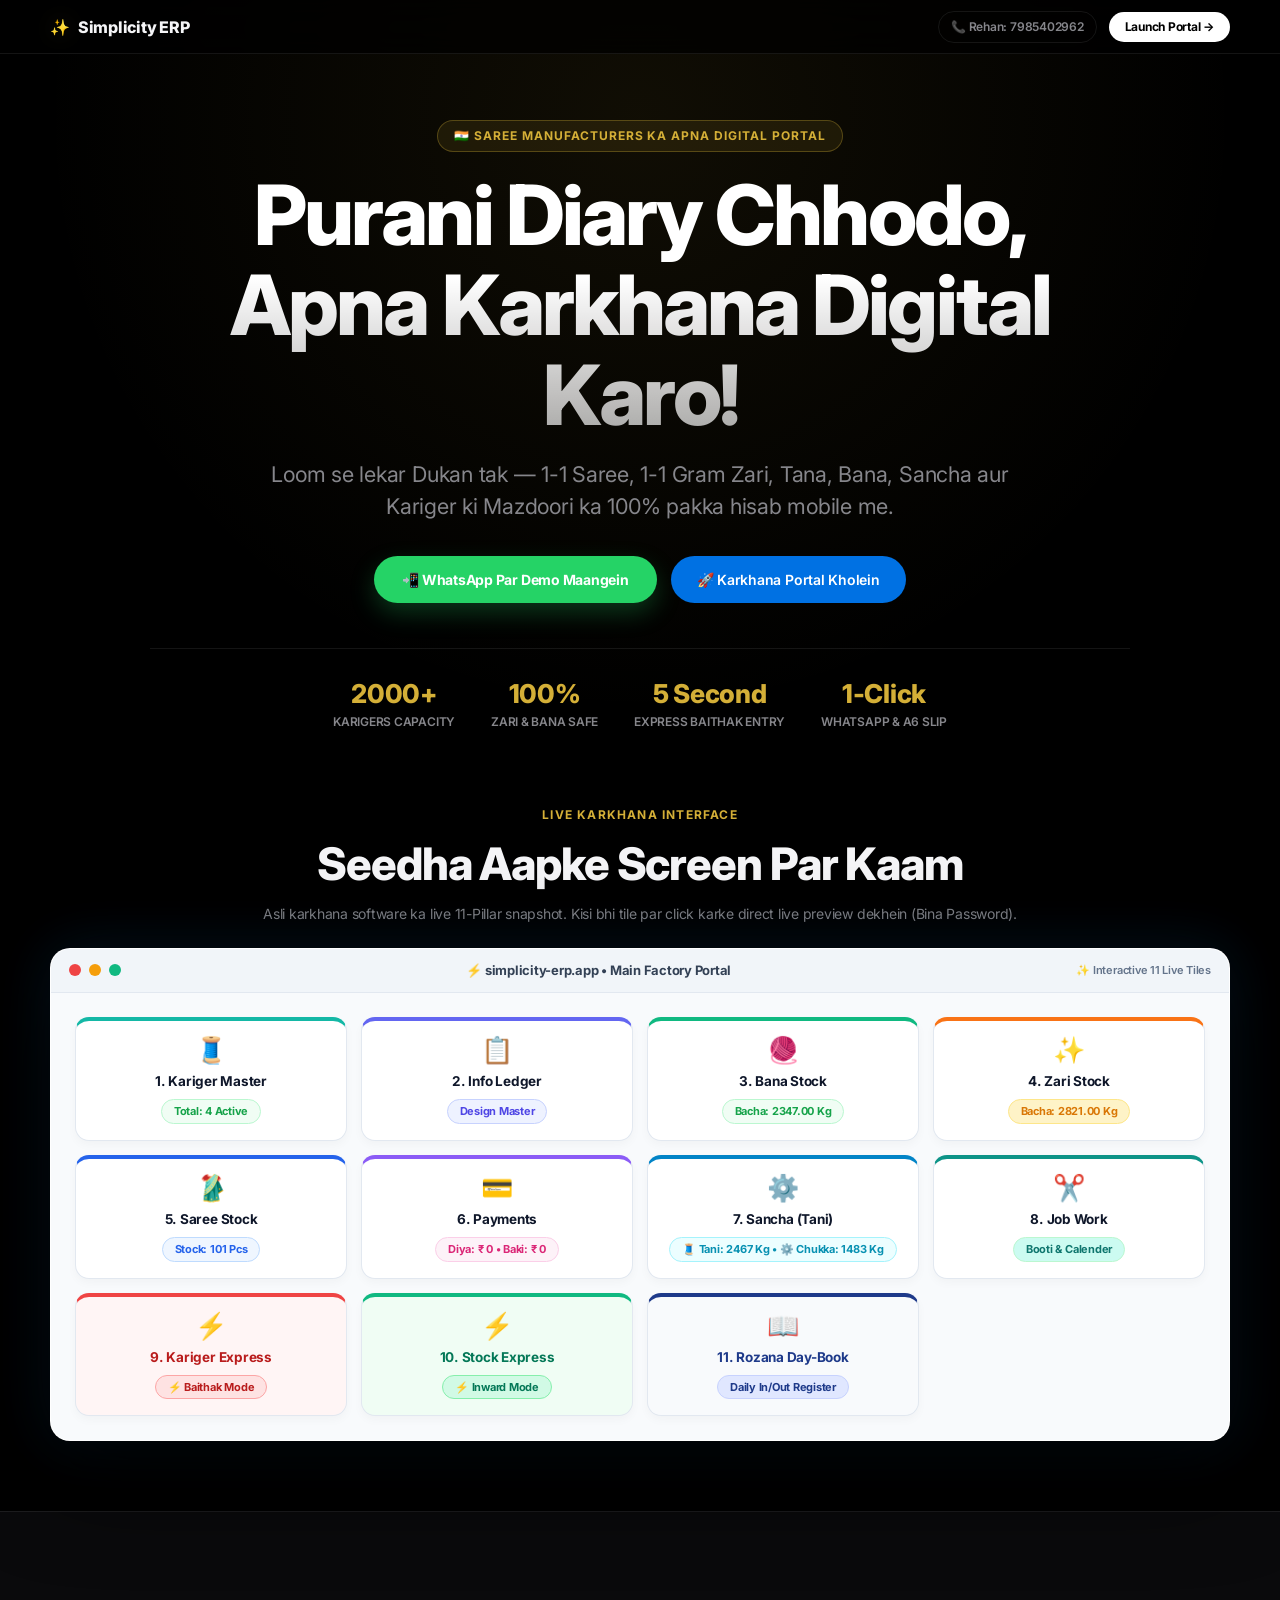
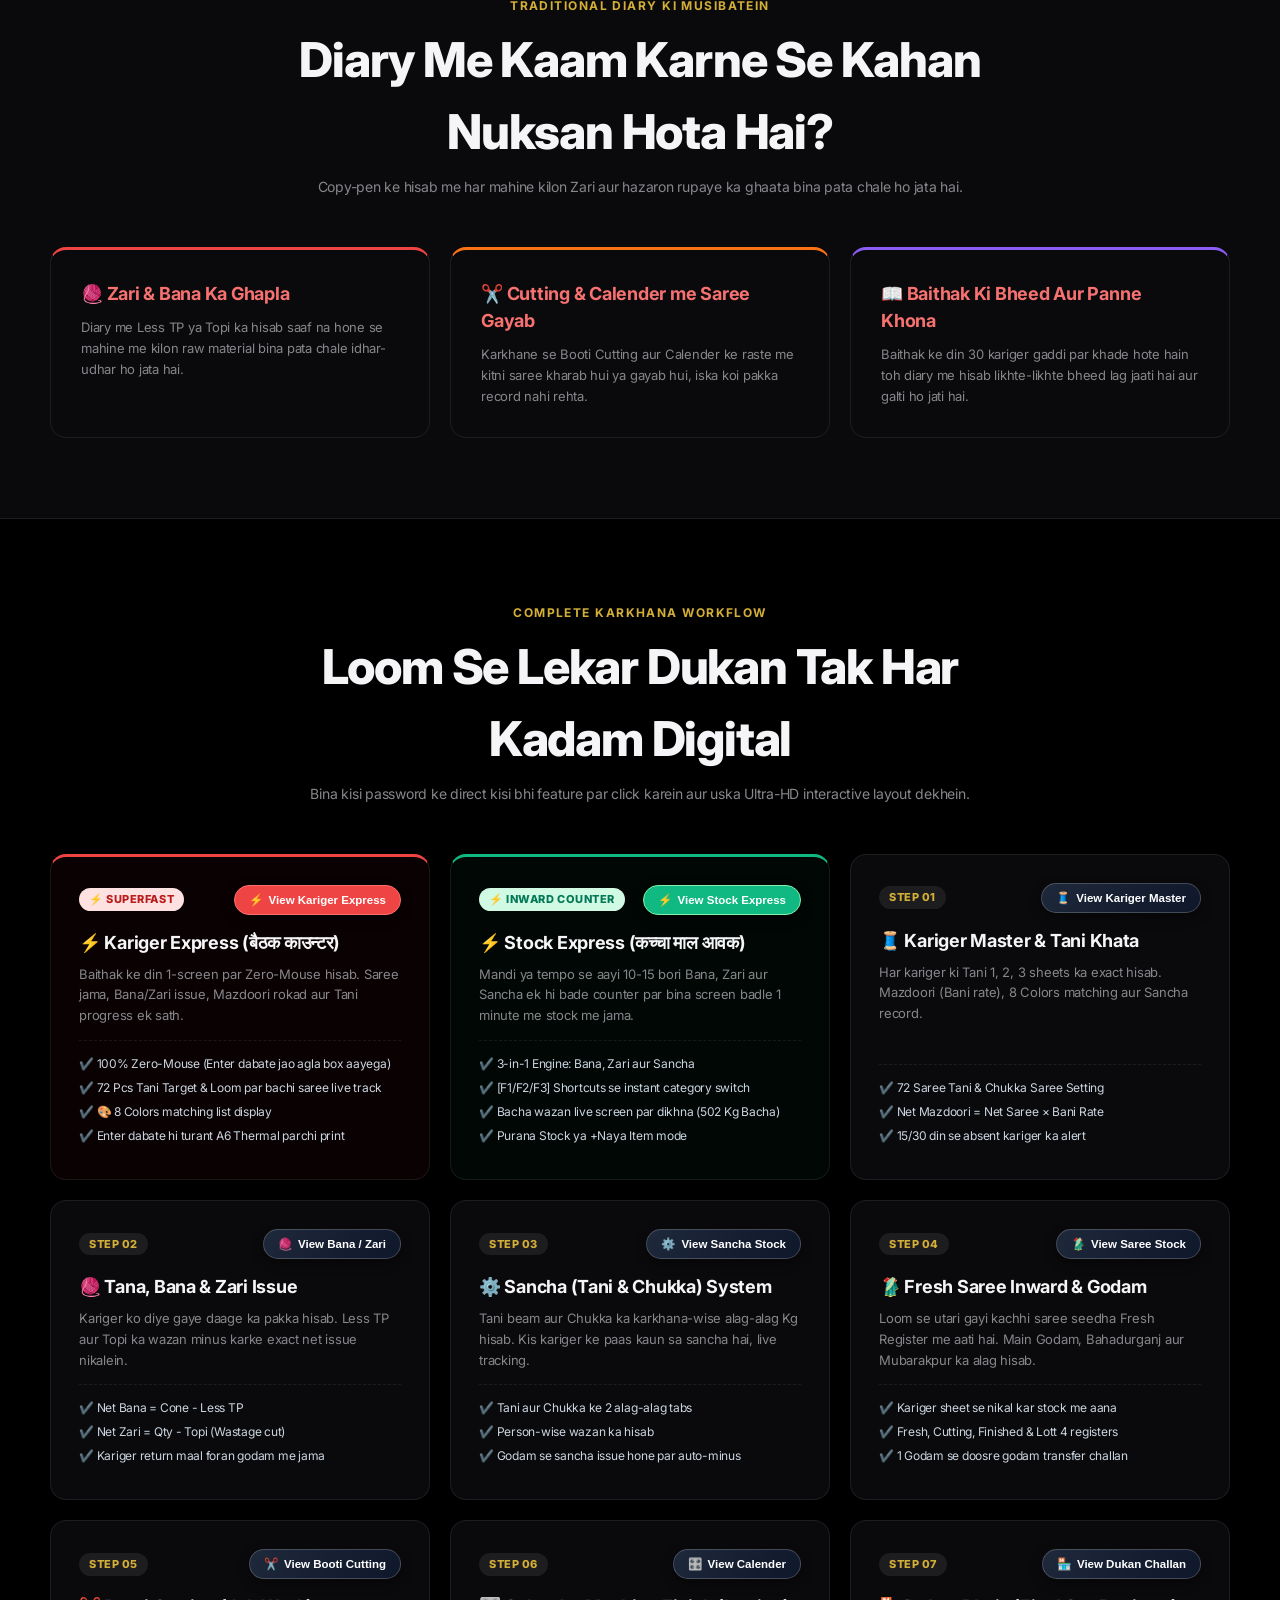
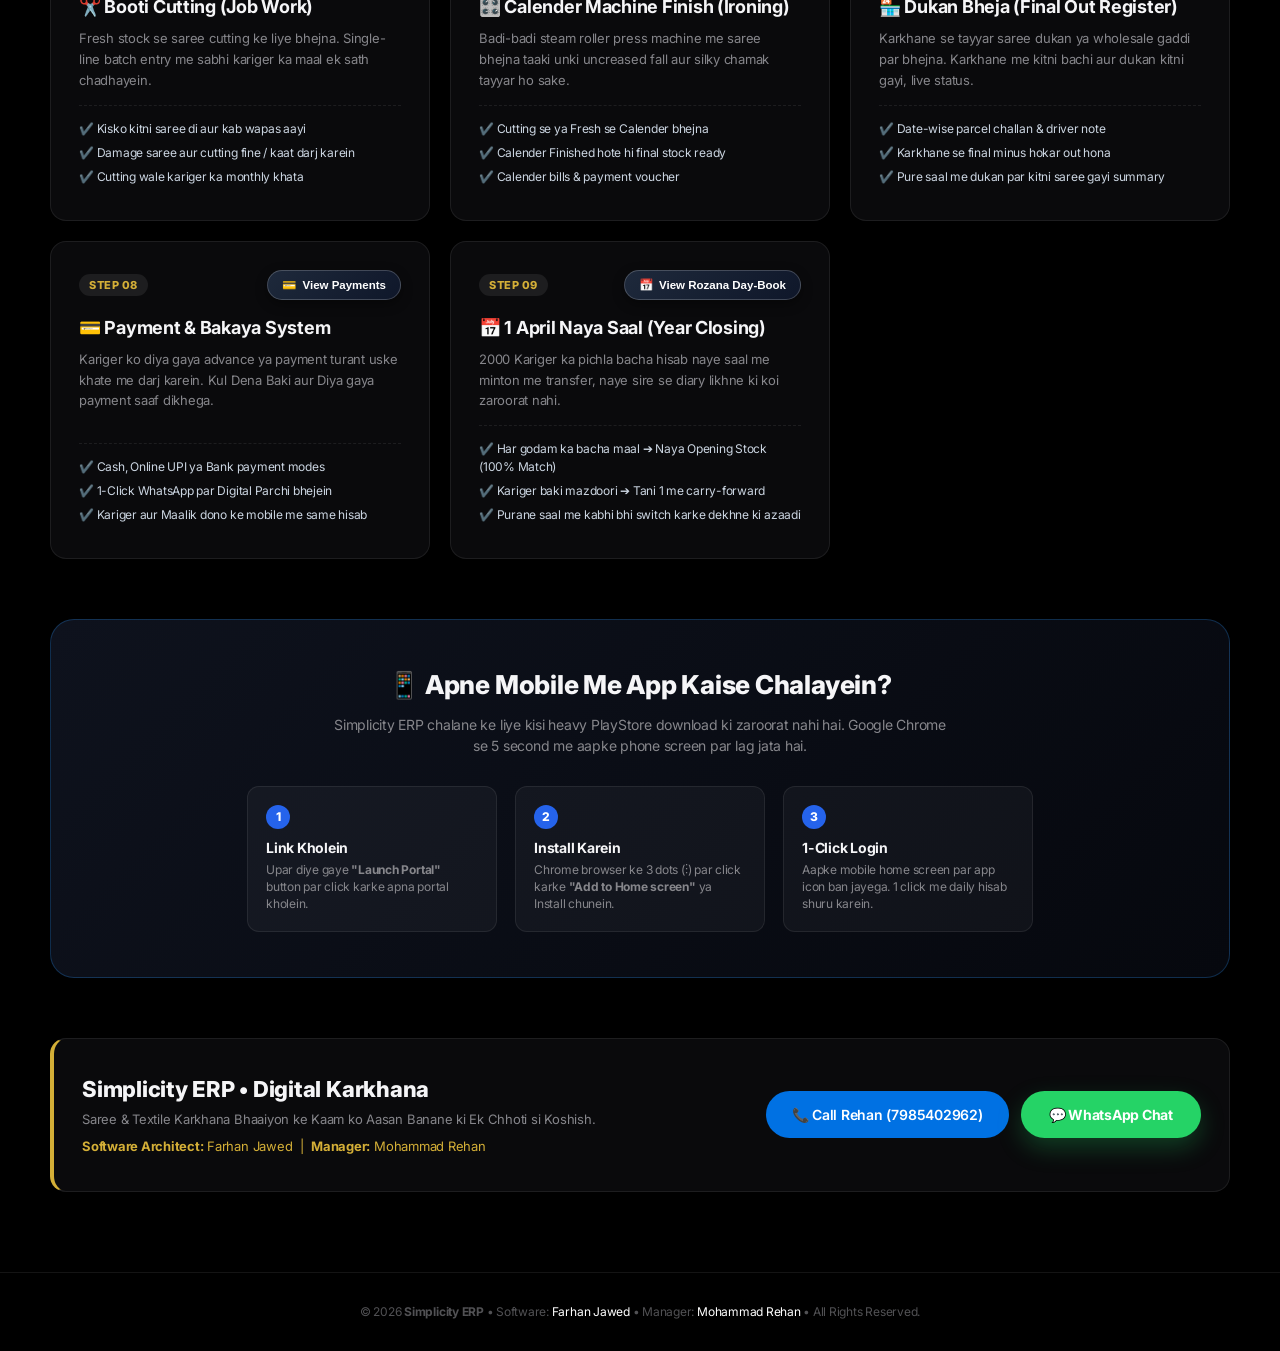
<file: landing.html>
<!DOCTYPE html>
<html lang="hi">
<head>
    <meta charset="UTF-8">
    <meta name="viewport" content="width=device-width, initial-scale=1.0, viewport-fit=cover">
    
    <!-- 🔍 SEO & SOCIAL LINK PREVIEW -->
    <title>Simplicity ERP • Saree Manufacturer Karkhana Portal</title>
    <meta name="description" content="Purani Diary Chhodo, Karkhana Digital Karo! Kariger Express, Stock Express, Tana, Bana, Zari, Sancha, Tani Khata, Booti Cutting aur Dukan ka 100% pakka hisab.">
    <meta name="theme-color" content="#000000">

    <!-- Fonts: Apple System & Inter -->
    <link rel="preconnect" href="https://fonts.googleapis.com">
    <link rel="preconnect" href="https://fonts.gstatic.com" crossorigin>
    <link href="https://fonts.googleapis.com/css2?family=Inter:wght@300;400;500;600;700;800;900&display=swap" rel="stylesheet">

    <style>
        /* ====================================================================
           1. APPLE LUXURY DARK DESIGN SYSTEM
           ==================================================================== */
        :root {
            --bg-canvas: #000000;
            --bg-surface: #0a0a0c;
            --bg-elevated: #121216;
            --border-subtle: rgba(255, 255, 255, 0.08);
            --border-highlight: rgba(255, 255, 255, 0.2);
            
            --text-primary: #f5f5f7;
            --text-secondary: #86868b;
            --text-tertiary: #515154;
            --accent-gold: #d4af37;
            --accent-gold-glow: rgba(212, 175, 55, 0.2);
            --accent-blue: #2997ff;
            --accent-green: #25D366;
            --accent-red: #ef4444;

            --ease-apple: cubic-bezier(0.16, 1, 0.3, 1);
            --radius-outer: 24px;
            --radius-inner: 16px;
        }

        * {
            margin: 0;
            padding: 0;
            box-sizing: border-box;
            -webkit-font-smoothing: antialiased;
        }

        body {
            background-color: var(--bg-canvas);
            color: var(--text-primary);
            font-family: 'Inter', -apple-system, BlinkMacSystemFont, "SF Pro Display", sans-serif;
            overflow-x: hidden;
            line-height: 1.5;
            letter-spacing: -0.015em;
        }

        /* ====================================================================
           2. FROSTED GLASS NAVBAR (GLASSMORPHISM)
           ==================================================================== */
        .glass-nav {
            position: fixed;
            top: 0;
            left: 0;
            width: 100%;
            height: 54px;
            background: rgba(0, 0, 0, 0.75);
            backdrop-filter: saturate(180%) blur(20px);
            -webkit-backdrop-filter: saturate(180%) blur(20px);
            border-bottom: 1px solid var(--border-subtle);
            z-index: 1000;
            display: flex;
            align-items: center;
            justify-content: space-between;
            padding: 0 max(20px, calc((100vw - 1180px) / 2));
        }

        .nav-brand {
            display: flex;
            align-items: center;
            gap: 8px;
            color: var(--text-primary);
            text-decoration: none;
            font-weight: 800;
            font-size: 16px;
        }

        .nav-brand span {
            color: var(--accent-gold);
            filter: drop-shadow(0 0 10px var(--accent-gold-glow));
        }

        .nav-actions {
            display: flex;
            align-items: center;
            gap: 12px;
        }

        .btn-nav-call {
            color: var(--text-secondary);
            text-decoration: none;
            font-size: 12px;
            font-weight: 600;
            padding: 6px 12px;
            border-radius: 20px;
            border: 1px solid var(--border-subtle);
            transition: all 0.2s;
        }
        .btn-nav-call:hover {
            color: var(--text-primary);
            border-color: var(--border-highlight);
        }

        .btn-nav-launch {
            background: #ffffff;
            color: #000000;
            padding: 6px 16px;
            border-radius: 20px;
            text-decoration: none;
            font-size: 12px;
            font-weight: 700;
            transition: transform 0.2s;
        }
        .btn-nav-launch:hover {
            transform: scale(1.03);
        }

        /* ====================================================================
           3. HERO STAGE
           ==================================================================== */
        .hero-stage {
            padding-top: 120px;
            padding-bottom: 50px;
            text-align: center;
            background: radial-gradient(circle at 50% 15%, rgba(212, 175, 55, 0.08) 0%, rgba(0,0,0,0) 65%);
        }

        .badge-pill {
            background: rgba(212, 175, 55, 0.1);
            color: var(--accent-gold);
            border: 1px solid rgba(212, 175, 55, 0.3);
            padding: 6px 16px;
            border-radius: 30px;
            font-size: 12px;
            font-weight: 700;
            display: inline-block;
            margin-bottom: 18px;
            letter-spacing: 0.08em;
            text-transform: uppercase;
        }

        .hero-headline {
            font-size: clamp(2.5rem, 6.5vw, 5.2rem);
            font-weight: 800;
            line-height: 1.08;
            letter-spacing: -0.035em;
            max-width: 980px;
            margin: 0 auto 18px;
            background: linear-gradient(180deg, #ffffff 40%, rgba(255, 255, 255, 0.65) 100%);
            -webkit-background-clip: text;
            -webkit-text-fill-color: transparent;
        }

        .hero-subhead {
            font-size: clamp(1.05rem, 2vw, 1.35rem);
            color: var(--text-secondary);
            max-width: 760px;
            margin: 0 auto 34px;
            line-height: 1.5;
            font-weight: 400;
        }

        .hero-cta-group {
            display: flex;
            justify-content: center;
            gap: 14px;
            flex-wrap: wrap;
            margin-bottom: 45px;
        }

        .btn-apple-green {
            background: var(--accent-green);
            color: white;
            padding: 13px 28px;
            border-radius: 980px;
            text-decoration: none;
            font-size: 14px;
            font-weight: 700;
            display: inline-flex;
            align-items: center;
            gap: 8px;
            box-shadow: 0 10px 25px rgba(37, 211, 102, 0.25);
            transition: all 0.2s;
            cursor: pointer;
            border: none;
        }
        .btn-apple-green:hover { transform: scale(1.02); background: #20ba57; }

        .btn-apple-blue {
            background: #0071e3;
            color: white;
            padding: 13px 26px;
            border-radius: 980px;
            text-decoration: none;
            font-size: 14px;
            font-weight: 600;
            display: inline-flex;
            align-items: center;
            gap: 8px;
            transition: all 0.2s;
            cursor: pointer;
            border: none;
        }
        .btn-apple-blue:hover { transform: scale(1.02); background: #0077ed; }

        .stats-ribbon {
            display: flex;
            justify-content: center;
            gap: 36px;
            flex-wrap: wrap;
            margin-top: 25px;
            padding-top: 25px;
            border-top: 1px solid var(--border-subtle);
            max-width: 980px;
            margin-left: auto;
            margin-right: auto;
        }

        .stat-item h4 { font-size: 26px; font-weight: 800; color: var(--accent-gold); }
        .stat-item p { font-size: 12px; color: var(--text-secondary); text-transform: uppercase; font-weight: 600; }

        /* ====================================================================
           4. ULTRA HD DASHBOARD SHOWCASE (11 MODULE TILES)
           ==================================================================== */
        .portal-preview-section {
            padding: 20px max(20px, calc((100vw - 1180px) / 2)) 70px;
        }

        .portal-window {
            background: #ffffff;
            border-radius: 20px;
            border: 1px solid rgba(255, 255, 255, 0.2);
            box-shadow: 0 30px 100px rgba(0, 0, 0, 0.9), 0 0 60px rgba(41, 151, 255, 0.15);
            overflow: hidden;
            position: relative;
            cursor: zoom-in;
            transition: transform 0.4s var(--ease-apple), box-shadow 0.4s var(--ease-apple);
        }

        .portal-window:hover {
            transform: translateY(-5px);
            box-shadow: 0 40px 120px rgba(0, 0, 0, 0.95), 0 0 80px rgba(41, 151, 255, 0.25);
        }

        .window-bar {
            background: #f1f5f9;
            padding: 12px 18px;
            display: flex;
            align-items: center;
            justify-content: space-between;
            border-bottom: 1px solid #e2e8f0;
        }

        .window-dots {
            display: flex;
            gap: 8px;
        }

        .window-dot {
            width: 12px;
            height: 12px;
            border-radius: 50%;
        }

        .window-title {
            font-size: 13px;
            font-weight: 700;
            color: #334155;
            display: flex;
            align-items: center;
            gap: 8px;
        }

        .portal-body {
            padding: 24px;
            background: #f8fafc;
            color: #1e293b;
        }

        .erp-tiles-grid {
            display: grid;
            grid-template-columns: repeat(auto-fit, minmax(220px, 1fr));
            gap: 14px;
        }

        @media (max-width: 600px) {
            .erp-tiles-grid { grid-template-columns: 1fr; }
        }

        .erp-tile {
            background: #ffffff;
            border: 1px solid #e2e8f0;
            border-radius: 14px;
            padding: 16px 14px;
            text-align: center;
            display: flex;
            flex-direction: column;
            align-items: center;
            justify-content: center;
            gap: 6px;
            box-shadow: 0 4px 10px rgba(0, 0, 0, 0.03);
            position: relative;
            border-top: 4px solid #0284c7;
            cursor: pointer;
            transition: transform 0.2s, box-shadow 0.2s;
        }

        .erp-tile:hover {
            transform: translateY(-3px);
            box-shadow: 0 8px 20px rgba(0,0,0,0.08);
        }

        .erp-tile .icon-box {
            font-size: 26px;
            line-height: 1;
            margin-bottom: 2px;
        }

        .erp-tile .tile-title {
            font-size: 13.5px;
            font-weight: 700;
            color: #0f172a;
        }

        .erp-tile .tile-badge {
            font-size: 11px;
            font-weight: 700;
            padding: 3px 12px;
            border-radius: 20px;
            background: #f0fdf4;
            color: #16a34a;
            border: 1px solid #bbf7d0;
            margin-top: 2px;
        }

        /* ====================================================================
           5. PROBLEMS SOLVED
           ==================================================================== */
        .section-container {
            padding: 80px max(20px, calc((100vw - 1180px) / 2));
        }

        .section-title-box {
            text-align: center;
            max-width: 720px;
            margin: 0 auto 50px;
        }

        .section-title-box span {
            color: var(--accent-gold);
            font-size: 12px;
            font-weight: 700;
            text-transform: uppercase;
            letter-spacing: 0.12em;
        }

        .section-title-box h3 {
            font-size: clamp(2rem, 4vw, 3rem);
            font-weight: 800;
            margin-top: 8px;
            letter-spacing: -0.025em;
        }

        .section-title-box p {
            color: var(--text-secondary);
            font-size: 14px;
            margin-top: 8px;
        }

        .problem-trio-grid {
            display: grid;
            grid-template-columns: repeat(3, 1fr);
            gap: 20px;
        }

        @media (max-width: 850px) { .problem-trio-grid { grid-template-columns: 1fr; } }

        .problem-card {
            background: var(--bg-surface);
            border: 1px solid var(--border-subtle);
            border-radius: var(--radius-inner);
            padding: 30px;
            border-top: 3px solid #ef4444;
        }

        .problem-card h4 { font-size: 18px; font-weight: 700; color: #f87171; margin-bottom: 10px; }
        .problem-card p { font-size: 13px; color: var(--text-secondary); line-height: 1.6; }

        /* ====================================================================
           6. WORKFLOW & FAST INTERACTIVE APP BUTTONS
           ==================================================================== */
        .workflow-grid {
            display: grid;
            grid-template-columns: repeat(3, 1fr);
            gap: 20px;
        }

        @media (max-width: 980px) { .workflow-grid { grid-template-columns: repeat(2, 1fr); } }
        @media (max-width: 640px) { .workflow-grid { grid-template-columns: 1fr; } }

        .step-module-card {
            background: var(--bg-surface);
            border: 1px solid var(--border-subtle);
            border-radius: var(--radius-inner);
            padding: 28px;
            display: flex;
            flex-direction: column;
            justify-content: space-between;
            position: relative;
            transition: all 0.25s ease;
        }

        .step-module-card:hover {
            border-color: var(--border-highlight);
            transform: translateY(-4px);
            background: var(--bg-elevated);
        }

        .card-top-row {
            display: flex;
            justify-content: space-between;
            align-items: center;
            margin-bottom: 14px;
        }

        .step-num {
            font-size: 11px;
            font-weight: 800;
            padding: 3px 10px;
            border-radius: 20px;
            background: rgba(255, 255, 255, 0.08);
            color: var(--accent-gold);
            letter-spacing: 0.05em;
        }

        .btn-card-app {
            background: linear-gradient(135deg, #1e293b, #0f172a);
            border: 1px solid rgba(255, 255, 255, 0.2);
            color: #ffffff;
            padding: 7px 14px;
            border-radius: 24px;
            font-size: 11.5px;
            font-weight: 700;
            display: inline-flex;
            align-items: center;
            gap: 6px;
            cursor: pointer;
            transition: all 0.25s;
            box-shadow: 0 4px 12px rgba(0, 0, 0, 0.4);
        }

        .btn-card-app:hover {
            background: #ffffff;
            color: #000000;
            border-color: #ffffff;
            transform: scale(1.05);
            box-shadow: 0 6px 20px rgba(255, 255, 255, 0.3);
        }

        .step-module-card h4 {
            font-size: 18px;
            font-weight: 700;
            color: var(--text-primary);
            margin-bottom: 8px;
            letter-spacing: -0.015em;
        }

        .step-module-card p {
            font-size: 13px;
            color: var(--text-secondary);
            line-height: 1.6;
        }

        .bullet-list {
            margin-top: 14px;
            padding-top: 14px;
            border-top: 1px dashed var(--border-subtle);
            list-style: none;
        }

        .bullet-list li {
            font-size: 12px;
            color: #cbd5e1;
            margin-bottom: 6px;
            display: flex;
            align-items: center;
            gap: 6px;
        }

        /* ====================================================================
           7. PWA MOBILE INSTALL & MANAGER CONTACT
           ==================================================================== */
        .pwa-box {
            background: linear-gradient(135deg, #0e121d 0%, #06080e 100%);
            border: 1px solid rgba(41, 151, 255, 0.25);
            border-radius: var(--radius-outer);
            padding: 45px 30px;
            text-align: center;
            margin-top: 60px;
        }

        .pwa-box h3 { font-size: 26px; font-weight: 800; margin-bottom: 10px; }
        .pwa-box p { font-size: 14px; color: var(--text-secondary); max-width: 620px; margin: 0 auto 30px; }

        .pwa-steps {
            display: flex;
            justify-content: center;
            gap: 18px;
            flex-wrap: wrap;
        }

        .pwa-step-card {
            background: rgba(255, 255, 255, 0.04);
            border: 1px solid var(--border-subtle);
            border-radius: 12px;
            padding: 18px;
            width: 250px;
            text-align: left;
        }

        .pwa-step-card span {
            background: #2563eb;
            color: white;
            width: 24px;
            height: 24px;
            border-radius: 50%;
            display: flex;
            align-items: center;
            justify-content: center;
            font-size: 12px;
            font-weight: 800;
            margin-bottom: 8px;
        }

        .pwa-step-card h5 { font-size: 14px; font-weight: 700; margin-bottom: 4px; }
        .pwa-step-card small { font-size: 12px; color: var(--text-secondary); line-height: 1.4; display: block; }

        .founder-box {
            background: var(--bg-surface);
            border: 1px solid var(--border-subtle);
            border-left: 4px solid var(--accent-gold);
            border-radius: var(--radius-inner);
            padding: 34px 28px;
            margin-top: 60px;
            display: flex;
            justify-content: space-between;
            align-items: center;
            flex-wrap: wrap;
            gap: 20px;
        }

        .founder-info h4 { font-size: 22px; font-weight: 800; }
        .founder-info p { font-size: 13px; color: var(--text-secondary); margin-top: 4px; }

        .footer {
            border-top: 1px solid var(--border-subtle);
            padding: 30px 20px;
            text-align: center;
            font-size: 12px;
            color: var(--text-tertiary);
        }

        /* ====================================================================
           8. ULTRA-HD DIRECT MODAL SYSTEM
           ==================================================================== */
        .lightbox-overlay {
            position: fixed;
            top: 0;
            left: 0;
            width: 100vw;
            height: 100vh;
            background: rgba(0, 0, 0, 0.88);
            backdrop-filter: blur(25px);
            -webkit-backdrop-filter: blur(25px);
            z-index: 99999;
            display: none;
            align-items: center;
            justify-content: center;
            padding: 20px;
            opacity: 0;
            transition: opacity 0.3s ease;
        }

        .lightbox-overlay.active { display: flex; opacity: 1; }

        .modal-container {
            background: #0f172a;
            border: 1px solid rgba(255, 255, 255, 0.15);
            border-radius: 20px;
            width: 100%;
            max-width: 920px;
            max-height: 90vh;
            display: flex;
            flex-direction: column;
            box-shadow: 0 40px 100px rgba(0, 0, 0, 0.95), 0 0 50px rgba(41, 151, 255, 0.2);
            overflow: hidden;
            animation: modalPop 0.3s cubic-bezier(0.16, 1, 0.3, 1);
        }

        @keyframes modalPop {
            0% { transform: scale(0.95) translateY(20px); opacity: 0; }
            100% { transform: scale(1) translateY(0); opacity: 1; }
        }

        .modal-header {
            background: #1e293b;
            padding: 16px 22px;
            display: flex;
            align-items: center;
            justify-content: space-between;
            border-bottom: 1px solid rgba(255, 255, 255, 0.1);
        }

        .modal-header h3 {
            font-size: 16px;
            font-weight: 800;
            color: #ffffff;
            display: flex;
            align-items: center;
            gap: 10px;
        }

        .modal-close-btn {
            background: rgba(255, 255, 255, 0.1);
            border: none;
            color: #ffffff;
            width: 32px;
            height: 32px;
            border-radius: 50%;
            font-size: 20px;
            display: flex;
            align-items: center;
            justify-content: center;
            cursor: pointer;
            transition: all 0.2s;
        }

        .modal-close-btn:hover {
            background: #ef4444;
            transform: scale(1.1);
        }

        .modal-body {
            padding: 24px;
            overflow-y: auto;
            color: #e2e8f0;
            font-size: 13.5px;
            background: #090d16;
        }

        .modal-footer {
            background: #1e293b;
            padding: 14px 22px;
            display: flex;
            justify-content: space-between;
            align-items: center;
            border-top: 1px solid rgba(255, 255, 255, 0.08);
            flex-wrap: wrap;
            gap: 12px;
        }

        .preview-stat-grid {
            display: grid;
            grid-template-columns: repeat(3, 1fr);
            gap: 12px;
            margin-bottom: 20px;
        }
        @media (max-width: 600px) { .preview-stat-grid { grid-template-columns: 1fr; } }

        .stat-badge-box {
            background: #131b2e;
            border: 1px solid rgba(255, 255, 255, 0.08);
            border-radius: 12px;
            padding: 14px;
            text-align: center;
        }

        .stat-badge-box span { font-size: 11px; color: #94a3b8; text-transform: uppercase; font-weight: 700; display: block; }
        .stat-badge-box strong { font-size: 18px; color: #38bdf8; font-weight: 800; margin-top: 4px; display: block; }

        .modal-table-wrap {
            border: 1px solid rgba(255, 255, 255, 0.1);
            border-radius: 12px;
            overflow-x: auto;
            background: #0f172a;
            margin-bottom: 18px;
        }

        .modal-table {
            width: 100%;
            border-collapse: collapse;
            font-size: 12.5px;
            text-align: left;
        }

        .modal-table th {
            background: #1e3a8a;
            color: #ffffff;
            padding: 12px 14px;
            font-weight: 700;
            white-space: nowrap;
        }

        .modal-table td {
            padding: 12px 14px;
            border-bottom: 1px solid rgba(255, 255, 255, 0.05);
            color: #cbd5e1;
            white-space: nowrap;
        }

        .modal-table tr:hover td {
            background: rgba(255, 255, 255, 0.03);
        }

        .reveal {
            opacity: 0;
            transform: translateY(30px);
            transition: opacity 0.8s var(--ease-apple), transform 0.8s var(--ease-apple);
        }

        .reveal.active {
            opacity: 1;
            transform: translateY(0);
        }
    </style>
</head>
<body>

    <!-- 1. GLASS NAVBAR -->
    <header class="glass-nav">
        <a href="index.html" class="nav-brand">
            <span>✨</span>
            <div>Simplicity ERP</div>
        </a>
        <div class="nav-actions">
            <!-- 📞 Manager Mohammad Rehan Call -->
            <a href="tel:+917985402962" class="btn-nav-call">📞 Rehan: 7985402962</a>
            <a href="index.html" class="btn-nav-launch">Launch Portal →</a>
        </div>
    </header>

    <!-- 2. HERO SECTION -->
    <section class="hero-stage">
        <div class="reveal">
            <span class="badge-pill">🇮🇳 Saree Manufacturers Ka Apna Digital Portal</span>
            <h1 class="hero-headline">Purani Diary Chhodo,<br>Apna Karkhana Digital Karo!</h1>
            <p class="hero-subhead">Loom se lekar Dukan tak — 1-1 Saree, 1-1 Gram Zari, Tana, Bana, Sancha aur Kariger ki Mazdoori ka 100% pakka hisab mobile me.</p>
            
            <div class="hero-cta-group">
                <a href="https://wa.me/917985402962?text=Hello%20Rehan%20bhai,%20mujhe%20Simplicity%20ERP%20ke%20bare%20me%20janna%20hai." target="_blank" class="btn-apple-green">
                    📲 WhatsApp Par Demo Maangein
                </a>
                <a href="index.html" class="btn-apple-blue">
                    🚀 Karkhana Portal Kholein
                </a>
            </div>

            <div class="stats-ribbon">
                <div class="stat-item">
                    <h4>2000+</h4>
                    <p>Karigers Capacity</p>
                </div>
                <div class="stat-item">
                    <h4>100%</h4>
                    <p>Zari & Bana Safe</p>
                </div>
                <div class="stat-item">
                    <h4>5 Second</h4>
                    <p>Express Baithak Entry</p>
                </div>
                <div class="stat-item">
                    <h4>1-Click</h4>
                    <p>WhatsApp & A6 Slip</p>
                </div>
            </div>
        </div>
    </section>

    <!-- 3. ULTRA HD APP DASHBOARD SHOWCASE (11 INTERACTIVE LIVE TILES) -->
    <section class="portal-preview-section">
        <div class="reveal" style="text-align: center; margin-bottom: 24px;">
            <span style="color:var(--accent-gold); font-size:12px; font-weight:700; text-transform:uppercase; letter-spacing:0.1em;">Live Karkhana Interface</span>
            <h3 style="font-size: clamp(1.8rem, 3.5vw, 2.8rem); font-weight:800; letter-spacing:-0.025em; margin-top:6px;">Seedha Aapke Screen Par Kaam</h3>
            <p style="color:var(--text-secondary); font-size:14px; margin-top:4px;">Asli karkhana software ka live 11-Pillar snapshot. Kisi bhi tile par click karke direct live preview dekhein (Bina Password).</p>
        </div>

        <!-- MAC-STYLE WINDOW MOCKUP -->
        <div class="portal-window reveal">
            <div class="window-bar">
                <div class="window-dots">
                    <span class="window-dot" style="background:#ef4444;"></span>
                    <span class="window-dot" style="background:#f59e0b;"></span>
                    <span class="window-dot" style="background:#10b981;"></span>
                </div>
                <div class="window-title">
                    <span>⚡ simplicity-erp.app • Main Factory Portal</span>
                </div>
                <div style="font-size: 11px; color:#64748b; font-weight: 600;">✨ Interactive 11 Live Tiles</div>
            </div>

            <div class="portal-body" id="erpScreenContent">
                <!-- 11 DASHBOARD TILES -->
                <div class="erp-tiles-grid">
                    <!-- 1. Kariger Master -->
                    <div class="erp-tile" style="border-top-color:#14b8a6;" onclick="openDirectModule('kariger')">
                        <span class="icon-box">🧵</span>
                        <span class="tile-title">1. Kariger Master</span>
                        <span class="tile-badge">Total: 4 Active</span>
                    </div>

                    <!-- 2. Info Ledger -->
                    <div class="erp-tile" style="border-top-color:#6366f1;" onclick="openDirectModule('info')">
                        <span class="icon-box">📋</span>
                        <span class="tile-title">2. Info Ledger</span>
                        <span class="tile-badge" style="background:#eef2ff; color:#4f46e5; border-color:#c7d2fe;">Design Master</span>
                    </div>

                    <!-- 3. Bana Stock -->
                    <div class="erp-tile" style="border-top-color:#10b981;" onclick="openDirectModule('bana')">
                        <span class="icon-box">🧶</span>
                        <span class="tile-title">3. Bana Stock</span>
                        <span class="tile-badge">Bacha: 2347.00 Kg</span>
                    </div>

                    <!-- 4. Zari Stock -->
                    <div class="erp-tile" style="border-top-color:#f97316;" onclick="openDirectModule('zari')">
                        <span class="icon-box">✨</span>
                        <span class="tile-title">4. Zari Stock</span>
                        <span class="tile-badge" style="background:#fef3c7; color:#d97706; border-color:#fde68a;">Bacha: 2821.00 Kg</span>
                    </div>

                    <!-- 5. Saree Stock -->
                    <div class="erp-tile" style="border-top-color:#2563eb;" onclick="openDirectModule('saree')">
                        <span class="icon-box">🥻</span>
                        <span class="tile-title">5. Saree Stock</span>
                        <span class="tile-badge" style="background:#eff6ff; color:#2563eb; border-color:#bfdbfe;">Stock: 101 Pcs</span>
                    </div>

                    <!-- 6. Payments -->
                    <div class="erp-tile" style="border-top-color:#8b5cf6;" onclick="openDirectModule('payment')">
                        <span class="icon-box">💳</span>
                        <span class="tile-title">6. Payments</span>
                        <span class="tile-badge" style="background:#fdf2f8; color:#db2777; border-color:#fbcfe8;">Diya: ₹ 0 • Baki: ₹ 0</span>
                    </div>

                    <!-- 7. Sancha (Tani) -->
                    <div class="erp-tile" style="border-top-color:#0284c7;" onclick="openDirectModule('sancha')">
                        <span class="icon-box">⚙️</span>
                        <span class="tile-title">7. Sancha (Tani)</span>
                        <span class="tile-badge" style="background:#ecfeff; color:#0891b2; border-color:#a5f3fc;">🧵 Tani: 2467 Kg • ⚙️ Chukka: 1483 Kg</span>
                    </div>

                    <!-- 8. Job Work -->
                    <div class="erp-tile" style="border-top-color:#0d9488;" onclick="openDirectModule('cutting')">
                        <span class="icon-box">✂️</span>
                        <span class="tile-title">8. Job Work</span>
                        <span class="tile-badge" style="background:#ccfbf1; color:#0f766e;">Booti & Calender</span>
                    </div>

                    <!-- 🌟 9. KARIGER EXPRESS (NEW SUPERFAST COUNTER) -->
                    <div class="erp-tile" style="border-top-color:#ef4444; background:#fff5f5;" onclick="openDirectModule('kariger_express')">
                        <span class="icon-box">⚡</span>
                        <span class="tile-title" style="color:#b91c1c;">9. Kariger Express</span>
                        <span class="tile-badge" style="background:#fee2e2; color:#b91c1c; border-color:#fca5a5;">⚡ Baithak Mode</span>
                    </div>

                    <!-- 🌟 10. STOCK EXPRESS (NEW RAW MATERIAL INWARD) -->
                    <div class="erp-tile" style="border-top-color:#10b981; background:#f0fdf4;" onclick="openDirectModule('stock_express')">
                        <span class="icon-box">⚡</span>
                        <span class="tile-title" style="color:#047857;">10. Stock Express</span>
                        <span class="tile-badge" style="background:#d1fae5; color:#047857; border-color:#86efac;">⚡ Inward Mode</span>
                    </div>

                    <!-- 🌟 11. ROZANA DAY-BOOK (SEPARATE MODULE) -->
                    <div class="erp-tile" style="border-top-color:#1e3a8a; background:#f8fafc;" onclick="openDirectModule('daybook')">
                        <span class="icon-box">📖</span>
                        <span class="tile-title" style="color:#1e3a8a;">11. Rozana Day-Book</span>
                        <span class="tile-badge" style="background:#e0e7ff; color:#1e3a8a; border-color:#c7d2fe;">Daily In/Out Register</span>
                    </div>
                </div>
            </div>
        </div>
    </section>

    <!-- 4. PAIN POINTS / PROBLEMS SOLVED -->
    <section class="section-container" style="background:var(--bg-surface); border-top:1px solid var(--border-subtle); border-bottom:1px solid var(--border-subtle);">
        <div class="section-title-box reveal">
            <span>Traditional Diary Ki Musibatein</span>
            <h3>Diary Me Kaam Karne Se Kahan Nuksan Hota Hai?</h3>
            <p>Copy-pen ke hisab me har mahine kilon Zari aur hazaron rupaye ka ghaata bina pata chale ho jata hai.</p>
        </div>

        <div class="problem-trio-grid reveal">
            <div class="problem-card">
                <h4>🧶 Zari & Bana Ka Ghapla</h4>
                <p>Diary me Less TP ya Topi ka hisab saaf na hone se mahine me kilon raw material bina pata chale idhar-udhar ho jata hai.</p>
            </div>
            <div class="problem-card" style="border-top-color:#f97316;">
                <h4>✂️ Cutting & Calender me Saree Gayab</h4>
                <p>Karkhane se Booti Cutting aur Calender ke raste me kitni saree kharab hui ya gayab hui, iska koi pakka record nahi rehta.</p>
            </div>
            <div class="problem-card" style="border-top-color:#8b5cf6;">
                <h4>📖 Baithak Ki Bheed Aur Panne Khona</h4>
                <p>Baithak ke din 30 kariger gaddi par khade hote hain toh diary me hisab likhte-likhte bheed lag jaati hai aur galti ho jati hai.</p>
            </div>
        </div>
    </section>

    <!-- 5. WORKFLOW & DIRECT INTERACTIVE BUTTONS -->
    <section class="section-container">
        <div class="section-title-box reveal">
            <span>Complete Karkhana Workflow</span>
            <h3>Loom Se Lekar Dukan Tak Har Kadam Digital</h3>
            <p>Bina kisi password ke direct kisi bhi feature par click karein aur uska Ultra-HD interactive layout dekhein.</p>
        </div>

        <div class="workflow-grid reveal">
            <!-- ⚡ KARIGER EXPRESS (STAR FEATURE) -->
            <div class="step-module-card" style="border-top:3.5px solid #ef4444; background:rgba(239, 68, 68, 0.04);">
                <div>
                    <div class="card-top-row">
                        <span class="step-num" style="background:#fee2e2; color:#b91c1c;">⚡ SUPERFAST</span>
                        <button type="button" class="btn-card-app" style="background:#ef4444; border-color:#f87171;" onclick="openDirectModule('kariger_express')">
                            <span>⚡</span> View Kariger Express
                        </button>
                    </div>
                    <h4>⚡ Kariger Express (बैठक काउन्टर)</h4>
                    <p>Baithak ke din 1-screen par Zero-Mouse hisab. Saree jama, Bana/Zari issue, Mazdoori rokad aur Tani progress ek sath.</p>
                </div>
                <ul class="bullet-list">
                    <li>✔️ 100% Zero-Mouse (Enter dabate jao agla box aayega)</li>
                    <li>✔️ 72 Pcs Tani Target & Loom par bachi saree live track</li>
                    <li>✔️ 🎨 8 Colors matching list display</li>
                    <li>✔️ Enter dabate hi turant A6 Thermal parchi print</li>
                </ul>
            </div>

            <!-- ⚡ STOCK EXPRESS (STAR FEATURE) -->
            <div class="step-module-card" style="border-top:3.5px solid #10b981; background:rgba(16, 185, 129, 0.04);">
                <div>
                    <div class="card-top-row">
                        <span class="step-num" style="background:#d1fae5; color:#047857;">⚡ INWARD COUNTER</span>
                        <button type="button" class="btn-card-app" style="background:#10b981; border-color:#86efac;" onclick="openDirectModule('stock_express')">
                            <span>⚡</span> View Stock Express
                        </button>
                    </div>
                    <h4>⚡ Stock Express (कच्चा माल आवक)</h4>
                    <p>Mandi ya tempo se aayi 10-15 bori Bana, Zari aur Sancha ek hi bade counter par bina screen badle 1 minute me stock me jama.</p>
                </div>
                <ul class="bullet-list">
                    <li>✔️ 3-in-1 Engine: Bana, Zari aur Sancha</li>
                    <li>✔️ [F1/F2/F3] Shortcuts se instant category switch</li>
                    <li>✔️ Bacha wazan live screen par dikhna (502 Kg Bacha)</li>
                    <li>✔️ Purana Stock ya +Naya Item mode</li>
                </ul>
            </div>

            <!-- 1. KARIGER & TANI KHATA -->
            <div class="step-module-card">
                <div>
                    <div class="card-top-row">
                        <span class="step-num">STEP 01</span>
                        <button type="button" class="btn-card-app" onclick="openDirectModule('kariger')">
                            <span>🧵</span> View Kariger Master
                        </button>
                    </div>
                    <h4>🧵 Kariger Master & Tani Khata</h4>
                    <p>Har kariger ki Tani 1, 2, 3 sheets ka exact hisab. Mazdoori (Bani rate), 8 Colors matching aur Sancha record.</p>
                </div>
                <ul class="bullet-list">
                    <li>✔️ 72 Saree Tani & Chukka Saree Setting</li>
                    <li>✔️ Net Mazdoori = Net Saree × Bani Rate</li>
                    <li>✔️ 15/30 din se absent kariger ka alert</li>
                </ul>
            </div>

            <!-- 2. TANA, BANA & ZARI -->
            <div class="step-module-card">
                <div>
                    <div class="card-top-row">
                        <span class="step-num">STEP 02</span>
                        <button type="button" class="btn-card-app" onclick="openDirectModule('bana')">
                            <span>🧶</span> View Bana / Zari
                        </button>
                    </div>
                    <h4>🧶 Tana, Bana & Zari Issue</h4>
                    <p>Kariger ko diye gaye daage ka pakka hisab. Less TP aur Topi ka wazan minus karke exact net issue nikalein.</p>
                </div>
                <ul class="bullet-list">
                    <li>✔️ Net Bana = Cone - Less TP</li>
                    <li>✔️ Net Zari = Qty - Topi (Wastage cut)</li>
                    <li>✔️ Kariger return maal foran godam me jama</li>
                </ul>
            </div>

            <!-- 3. SANCHA (TANI & CHUKKA) -->
            <div class="step-module-card">
                <div>
                    <div class="card-top-row">
                        <span class="step-num">STEP 03</span>
                        <button type="button" class="btn-card-app" onclick="openDirectModule('sancha')">
                            <span>⚙️</span> View Sancha Stock
                        </button>
                    </div>
                    <h4>⚙️ Sancha (Tani & Chukka) System</h4>
                    <p>Tani beam aur Chukka ka karkhana-wise alag-alag Kg hisab. Kis kariger ke paas kaun sa sancha hai, live tracking.</p>
                </div>
                <ul class="bullet-list">
                    <li>✔️ Tani aur Chukka ke 2 alag-alag tabs</li>
                    <li>✔️ Person-wise wazan ka hisab</li>
                    <li>✔️ Godam se sancha issue hone par auto-minus</li>
                </ul>
            </div>

            <!-- 4. FRESH SAREE INWARD -->
            <div class="step-module-card">
                <div>
                    <div class="card-top-row">
                        <span class="step-num">STEP 04</span>
                        <button type="button" class="btn-card-app" onclick="openDirectModule('saree')">
                            <span>🥻</span> View Saree Stock
                        </button>
                    </div>
                    <h4>🥻 Fresh Saree Inward & Godam</h4>
                    <p>Loom se utari gayi kachhi saree seedha Fresh Register me aati hai. Main Godam, Bahadurganj aur Mubarakpur ka alag hisab.</p>
                </div>
                <ul class="bullet-list">
                    <li>✔️ Kariger sheet se nikal kar stock me aana</li>
                    <li>✔️ Fresh, Cutting, Finished & Lott 4 registers</li>
                    <li>✔️ 1 Godam se doosre godam transfer challan</li>
                </ul>
            </div>

            <!-- 5. BOOTI CUTTING -->
            <div class="step-module-card">
                <div>
                    <div class="card-top-row">
                        <span class="step-num">STEP 05</span>
                        <button type="button" class="btn-card-app" onclick="openDirectModule('cutting')">
                            <span>✂️</span> View Booti Cutting
                        </button>
                    </div>
                    <h4>✂️ Booti Cutting (Job Work)</h4>
                    <p>Fresh stock se saree cutting ke liye bhejna. Single-line batch entry me sabhi kariger ka maal ek sath chadhayein.</p>
                </div>
                <ul class="bullet-list">
                    <li>✔️ Kisko kitni saree di aur kab wapas aayi</li>
                    <li>✔️ Damage saree aur cutting fine / kaat darj karein</li>
                    <li>✔️ Cutting wale kariger ka monthly khata</li>
                </ul>
            </div>

            <!-- 6. CALENDER FINISH -->
            <div class="step-module-card">
                <div>
                    <div class="card-top-row">
                        <span class="step-num">STEP 06</span>
                        <button type="button" class="btn-card-app" onclick="openDirectModule('calender')">
                            <span>🎛️</span> View Calender
                        </button>
                    </div>
                    <h4>🎛️ Calender Machine Finish (Ironing)</h4>
                    <p>Badi-badi steam roller press machine me saree bhejna taaki unki uncreased fall aur silky chamak tayyar ho sake.</p>
                </div>
                <ul class="bullet-list">
                    <li>✔️ Cutting se ya Fresh se Calender bhejna</li>
                    <li>✔️ Calender Finished hote hi final stock ready</li>
                    <li>✔️ Calender bills & payment voucher</li>
                </ul>
            </div>

            <!-- 7. DUKAN BHEJA (FINAL OUT) -->
            <div class="step-module-card">
                <div>
                    <div class="card-top-row">
                        <span class="step-num">STEP 07</span>
                        <button type="button" class="btn-card-app" onclick="openDirectModule('dukan')">
                            <span>🏪</span> View Dukan Challan
                        </button>
                    </div>
                    <h4>🏪 Dukan Bheja (Final Out Register)</h4>
                    <p>Karkhane se tayyar saree dukan ya wholesale gaddi par bhejna. Karkhane me kitni bachi aur dukan kitni gayi, live status.</p>
                </div>
                <ul class="bullet-list">
                    <li>✔️ Date-wise parcel challan & driver note</li>
                    <li>✔️ Karkhane se final minus hokar out hona</li>
                    <li>✔️ Pure saal me dukan par kitni saree gayi summary</li>
                </ul>
            </div>

            <!-- 8. PAYMENTS & BAKAYA -->
            <div class="step-module-card">
                <div>
                    <div class="card-top-row">
                        <span class="step-num">STEP 08</span>
                        <button type="button" class="btn-card-app" onclick="openDirectModule('payment')">
                            <span>💳</span> View Payments
                        </button>
                    </div>
                    <h4>💳 Payment & Bakaya System</h4>
                    <p>Kariger ko diya gaya advance ya payment turant uske khate me darj karein. Kul Dena Baki aur Diya gaya payment saaf dikhega.</p>
                </div>
                <ul class="bullet-list">
                    <li>✔️ Cash, Online UPI ya Bank payment modes</li>
                    <li>✔️ 1-Click WhatsApp par Digital Parchi bhejein</li>
                    <li>✔️ Kariger aur Maalik dono ke mobile me same hisab</li>
                </ul>
            </div>

            <!-- 9. 1 APRIL NAYA SAAL -->
            <div class="step-module-card">
                <div>
                    <div class="card-top-row">
                        <span class="step-num">STEP 09</span>
                        <button type="button" class="btn-card-app" onclick="openDirectModule('daybook')">
                            <span>📅</span> View Rozana Day-Book
                        </button>
                    </div>
                    <h4>📅 1 April Naya Saal (Year Closing)</h4>
                    <p>2000 Kariger ka pichla bacha hisab naye saal me minton me transfer, naye sire se diary likhne ki koi zaroorat nahi.</p>
                </div>
                <ul class="bullet-list">
                    <li>✔️ Har godam ka bacha maal ➔ Naya Opening Stock (100% Match)</li>
                    <li>✔️ Kariger baki mazdoori ➔ Tani 1 me carry-forward</li>
                    <li>✔️ Purane saal me kabhi bhi switch karke dekhne ki azaadi</li>
                </ul>
            </div>
        </div>

        <!-- 6. PWA INSTALL GUIDE -->
        <div class="pwa-box reveal">
            <h3>📱 Apne Mobile Me App Kaise Chalayein?</h3>
            <p>Simplicity ERP chalane ke liye kisi heavy PlayStore download ki zaroorat nahi hai. Google Chrome se 5 second me aapke phone screen par lag jata hai.</p>

            <div class="pwa-steps">
                <div class="pwa-step-card">
                    <span>1</span>
                    <h5>Link Kholein</h5>
                    <small>Upar diye gaye <strong>"Launch Portal"</strong> button par click karke apna portal kholein.</small>
                </div>
                <div class="pwa-step-card">
                    <span>2</span>
                    <h5>Install Karein</h5>
                    <small>Chrome browser ke 3 dots (⋮) par click karke <strong>"Add to Home screen"</strong> ya Install chunein.</small>
                </div>
                <div class="pwa-step-card">
                    <span>3</span>
                    <h5>1-Click Login</h5>
                    <small>Aapke mobile home screen par app icon ban jayega. 1 click me daily hisab shuru karein.</small>
                </div>
            </div>
        </div>

        <!-- 7. LEADERSHIP & CONTACT CARD -->
        <div class="founder-box reveal">
            <div class="founder-info">
                <h4>Simplicity ERP • Digital Karkhana</h4>
                <p>Saree & Textile Karkhana Bhaaiyon ke Kaam ko Aasan Banane ki Ek Chhoti si Koshish.</p>
                <p style="font-size:13px; color:var(--accent-gold); margin-top:8px;">
                    <strong>Software Architect:</strong> Farhan Jawed &nbsp;|&nbsp; <strong>Manager:</strong> Mohammad Rehan
                </p>
            </div>
            <div style="display:flex; gap:12px; flex-wrap:wrap;">
                <a href="tel:+917985402962" class="btn-apple-blue">
                    📞 Call Rehan (7985402962)
                </a>
                <a href="https://wa.me/917985402962?text=Hello%20Rehan%20bhai,%20mujhe%20apne%20karkhane%20me%20Simplicity%20ERP%20lagwana%20hai." target="_blank" class="btn-apple-green">
                    💬 WhatsApp Chat
                </a>
            </div>
        </div>
    </section>

    <!-- FOOTER -->
    <footer class="footer">
        <p>© 2026 <strong>Simplicity ERP</strong> • Software: <span style="color:#ffffff;">Farhan Jawed</span> • Manager: <span style="color:#ffffff;">Mohammad Rehan</span> • All Rights Reserved.</p>
    </footer>

    <!-- ====================================================================
         ULTRA-HD INTERACTIVE PREVIEW MODAL (TARIKA 2)
         ==================================================================== -->
    <div id="moduleModal" class="lightbox-overlay" onclick="closeModuleModal(event)">
        <div class="modal-container">
            <!-- Modal Header -->
            <div class="modal-header">
                <h3 id="mTitle">
                    <span>🧵</span> Kariger Master Live Register
                </h3>
                <button type="button" class="modal-close-btn" onclick="forceCloseModuleModal()">&times;</button>
            </div>

            <!-- Modal Body (Dynamic Layouts injected via JS) -->
            <div class="modal-body" id="mBody">
                <!-- Content will load dynamically -->
            </div>

            <!-- Modal Footer -->
            <div class="modal-footer">
                <span style="font-size:12px; color:#94a3b8;">
                    🔒 Asli portal chalane ke liye manager se login PIN prapt karein.
                </span>
                <div style="display:flex; gap:8px;">
                    <a href="https://wa.me/917985402962?text=Hello%20Rehan%20bhai,%20mujhe%20is%20module%20ka%20live%20demo%20dekhna%20hai." target="_blank" class="btn-apple-green" style="padding:7px 16px; font-size:12px;">
                        📲 Get Live Demo
                    </a>
                    <a href="index.html" class="btn-apple-blue" style="padding:7px 16px; font-size:12px;">
                        🔑 Login Portal
                    </a>
                </div>
            </div>
        </div>
    </div>

    <!-- JAVASCRIPT: SCROLL REVEAL & DIRECT MODAL LOGIC -->
    <script>
        document.addEventListener('DOMContentLoaded', () => {
            const reveals = document.querySelectorAll('.reveal');
            const observer = new IntersectionObserver((entries, obs) => {
                entries.forEach((entry) => {
                    if (entry.isIntersecting) {
                        entry.target.classList.add('active');
                        obs.unobserve(entry.target);
                    }
                });
            }, { threshold: 0.1 });

            reveals.forEach((el) => observer.observe(el));
        });

        // ==========================================================
        // 🚀 DIRECT ULTRA-HD INTERACTIVE PREVIEW DATABASE
        // ==========================================================
        const moduleDatabase = {
            // 🌟 1. KARIGER EXPRESS (NEW)
            kariger_express: {
                title: "⚡ 9. Kariger Express (Zero-Mouse बैठक काउन्टर)",
                stats: [
                    { label: "Tani Target", val: "72 Pcs Capacity" },
                    { label: "Speed Flow", val: "Zero-Mouse (Enter)" },
                    { label: "8 Colors Matching", val: "Live Tags Display" }
                ],
                tableHead: ["Kariger (Maker)", "Saree Aayi", "Lott", "Bana Diya", "Zari Diya", "Rokad (Paid)", "Loom Par Baki", "A6 Thermal"],
                rows: [
                    ["JAWED (Loom 1)", "4 Pcs", "0 Pc", "4.00 Kg", "0.50 Kg", "₹ 2,000.00", "44 Pcs Baki (28 Aayi)", "🖨️ Auto Print"],
                    ["SALIM (Loom 2)", "2 Pcs", "1 Pc", "3.00 Kg", "0.30 Kg", "₹ 1,500.00", "52 Pcs Baki (20 Aayi)", "🖨️ Auto Print"],
                    ["RAFIQ (Loom 3)", "6 Pcs", "0 Pc", "5.50 Kg", "0.70 Kg", "₹ 3,500.00", "12 Pcs Baki (60 Aayi)", "🖨️ Auto Print"]
                ],
                notes: "⚡ <b>Baithak Mode:</b> Kariger ka naam likho ➔ Saree ➔ Bana ➔ Zari ➔ Rokad ➔ <b>ENTER</b>. Form turant reset hokar agle kariger par focus ho jayega, 72 saree tani meter live chalega aur A6 Thermal slip turant print ho jayegi!"
            },

            // 🌟 2. STOCK EXPRESS (NEW)
            stock_express: {
                title: "⚡ 10. Stock Express (कच्चा माल आवक व स्टॉक काउन्टर)",
                stats: [
                    { label: "3-in-1 Engine", val: "Bana, Zari & Sancha" },
                    { label: "Shortcuts", val: "F1 / F2 / F3 & Alt+1/2/3" },
                    { label: "Live Stock Meter", val: "Bacha: 502.00 Kg" }
                ],
                tableHead: ["Item Ka Naam", "Category", "Mode", "Wazan Aaya", "Godam Bacha", "Supplier / Note", "Voucher"],
                rows: [
                    ["Karishma 2/120", "🧶 Bana", "Purana Stock", "+50.00 Kg", "1547.00 Kg Bacha", "Bill #402 - Mandi Se", "🖨️ Print Slip"],
                    ["Real Gold 30#", "✨ Zari", "Purani Zari", "+20.00 Kg", "2821.00 Kg Bacha", "Surat Parcel Received", "🖨️ Print Slip"],
                    ["100 Dhiyaan Beam", "⚙️ Sancha (Tani)", "Naya Sancha", "+41.00 Kg", "2467.0 Kg Bacha", "Guddu Rangrej Se Aaya", "🖨️ Print Slip"]
                ],
                notes: "⚡ <b>Inward Counter:</b> Mandi ya tempo se aayi 10-15 bori ek hi bade counter par enter ho jaati hai. 1-2 akshar likhte hi godam ka live stock meter samne aa jata hai aur Enter dabate hi stock jama!"
            },

            // 1. KARIGER MASTER
            kariger: {
                title: "🧵 1. Kariger Master & Tani Khata Sheet",
                stats: [
                    { label: "Active Karigers", val: "4 Loom Masters" },
                    { label: "Running Tani", val: "Tani 1, 2, 3" },
                    { label: "Total Mazdoori Baki", val: "- ₹ 46,520.00" }
                ],
                tableHead: ["Kariger Ka Naam", "Saree Design", "Bani Rate (₹)", "Total Saree", "- Lott", "Net Mazdoori (₹)", "Closing Baki"],
                rows: [
                    ["JAWED (Tani 1)", "Katan Buti Jaal", "₹ 450 / Pc", "14 Pcs", "1 Pc", "₹ 5,850.00", "₹ 2,400.00"],
                    ["SALIM (Tani 2)", "Zari Jangla Meenakari", "₹ 620 / Pc", "10 Pcs", "0 Pc", "₹ 6,200.00", "₹ 1,150.00"],
                    ["RAFIQ (Tani 3)", "Organza Tissue Border", "₹ 500 / Pc", "12 Pcs", "2 Pcs", "₹ 5,000.00", "₹ 0.00"]
                ],
                notes: "💡 Kariger ka sara hisab mathematical accuracy se chalta hai: Net Mazdoori = (Total Saree - Lott) × Bani Rate. Pichla balance naye panno me auto-carry hota hai."
            },

            // 2. BANA STOCK
            bana: {
                title: "🧶 3. Bana Stock Register (Multi-Godam Master)",
                stats: [
                    { label: "Total Bacha Bana", val: "2347.00 Kg" },
                    { label: "Items Listed", val: "3 Qualities" },
                    { label: "Godam Covered", val: "Main, Bahadurganj, Mubarakpur" }
                ],
                tableHead: ["Tareeq", "Bana Quality", "Godam / Source", "Aaya (In)", "Gaya (Out)", "Bacha Stock", "Action"],
                rows: [
                    ["05-Nov-2026", "karishma", "Main Godown", "+1617.00 Kg", "-70.00 Kg", "1547.00 Kg", "📖 Passbook"],
                    ["05-Nov-2026", "abcs", "Main Godown", "+500.00 Kg", "-0.00 Kg", "500.00 Kg", "📖 Passbook"],
                    ["05-Nov-2026", "copper", "Main Godown", "+300.00 Kg", "-0.00 Kg", "300.00 Kg", "📖 Passbook"]
                ],
                notes: "💡 Less TP (Tare Weight / Cone Weight) ka automatic wazan katne ke baad hi Kariger ke khate me daaga darj hota hai, jisse gram ka bhi ghapla nahi hota."
            },

            // 3. ZARI STOCK
            zari: {
                title: "✨ 4. Zari Stock Register (0.00g Precision)",
                stats: [
                    { label: "Godam Bacha Zari", val: "2821.00 Kg" },
                    { label: "Precision Rate", val: "0.01 Kg / Gram" },
                    { label: "Topi Wastage Cut", val: "Automatic Tare" }
                ],
                tableHead: ["Tareeq", "Zari Marka / No.", "Loom / Kariger", "Gross Issue", "Topi Cut", "Net Zari Diya", "Current Stock"],
                rows: [
                    ["Today", "Real Metallic Gold 30#", "JAWED (Tani 1)", "1.10 Kg", "0.10 Kg", "1.00 Kg", "2821.00 Kg"],
                    ["Yesterday", "Silver Antique 28#", "SALIM (Tani 2)", "2.20 Kg", "0.20 Kg", "2.00 Kg", "2750.00 Kg"]
                ],
                notes: "💡 Zari me Topi (Plastic Roll) ka wazan software khud nikaalta hai. Har gram metallic zari ka audit real-time hota hai."
            },

            // 4. SAREE STOCK
            saree: {
                title: "🥻 5. Saree Stock Master (4 Godam Registers)",
                stats: [
                    { label: "Total Fresh Stock", val: "101 Pcs" },
                    { label: "Under Cutting", val: "18 Pcs" },
                    { label: "Finished Showroom", val: "42 Pcs" }
                ],
                tableHead: ["Saree Design Code", "Color / Border", "Loom Source", "Stage / Godam", "Fresh In", "Challan Out", "Balance"],
                rows: [
                    ["DSGN-8840 (Katan)", "Crimson Bridal Red", "JAWED (Tani 1)", "Main Fresh Godam", "6 Pcs", "0 Pcs", "6 Pcs"],
                    ["DSGN-9120 (Jangla)", "Emerald Meenakari", "SALIM (Tani 2)", "Under Booti Cutting", "4 Pcs", "4 Pcs", "0 Pcs"],
                    ["DSGN-7730 (Tissue)", "Rani Pink Silver", "Main Godam In", "Calender Finished", "10 Pcs", "10 Pcs", "0 Pcs"]
                ],
                notes: "💡 4 Registers me saree track hoti hai: Fresh Saree ➔ Booti Cutting ➔ Calender Finish ➔ Dukan Final Out."
            },

            // 5. BOOTI CUTTING
            cutting: {
                title: "✂️ 8. Booti Cutting (Job Work Register)",
                stats: [
                    { label: "Active Cutters", val: "4 Karigers" },
                    { label: "Saree Given", val: "24 Pcs" },
                    { label: "Pending Return", val: "8 Pcs" }
                ],
                tableHead: ["Cutter Ka Naam", "Design / Type", "Saree Diya", "Wapas Aaya", "Damage / Kaat", "Rate / Pc", "Baki Mazdoori"],
                rows: [
                    ["Rashid Cutting Master", "Katan Buti Jaal", "12 Pcs", "10 Pcs", "0 Damage", "₹ 35 / Pc", "₹ 350.00"],
                    ["Imran Job Work", "Heavy Zari Jangla", "12 Pcs", "6 Pcs", "1 Cut Fine (-₹100)", "₹ 45 / Pc", "₹ 170.00"]
                ],
                notes: "💡 Har saree ke pichhe thread cutting ka record rehta hai. Agar kisi cutter ne saree kaat di toh uska fine/kaat yahi darj ho jati hai."
            },

            // 6. CALENDER
            calender: {
                title: "🎛️ Calender Machine Finish (Ironing & Gloss)",
                stats: [
                    { label: "Under Process", val: "16 Pcs" },
                    { label: "Ready Finished", val: "45 Pcs" },
                    { label: "Calender Bill", val: "₹ 1,350.00" }
                ],
                tableHead: ["Calender Operator", "Challan No.", "Total Saree", "Steam Finish Ready", "Rate / Saree", "Total Bill", "Status"],
                rows: [
                    ["Noor Calender Mill", "CH-4091", "25 Pcs", "25 Pcs", "₹ 30 / Pc", "₹ 750.00", "✅ Ready Showroom"],
                    ["Al-Madina Calender", "CH-4092", "20 Pcs", "16 Pcs", "₹ 30 / Pc", "₹ 600.00", "⏳ Roller Running"]
                ],
                notes: "💡 Steam press aur rolling machine me bheji gayi saree ka date-wise challan banta hai taaki koi saree miss na ho."
            },

            // 7. SANCHA MASTER
            sancha: {
                title: "⚙️ 7. Sancha Master (Tani & Chukka Beam Register)",
                stats: [
                    { label: "Tani Beam Weight", val: "2467.0 Kg" },
                    { label: "Chukka Weight", val: "1483.0 Kg" },
                    { label: "Multi-Godam Setup", val: "3 Units Safe" }
                ],
                tableHead: ["Loom / Kariger", "Sancha Type", "Beam Gross (Kg)", "Chukka Gross (Kg)", "Issue Tareeq", "Status"],
                rows: [
                    ["JAWED (Loom 1)", "Pure Katan Warp", "41.0 Kg", "46.5 Kg", "01-April", "🟢 Active Weaving"],
                    ["SALIM (Loom 2)", "Organza Warp 60#", "41.0 Kg", "46.5 Kg", "05-April", "🟢 Active Weaving"]
                ],
                notes: "💡 Tani aur Chukka ke alag-alag tabs hain. Beam lagte hi software me wazan darj ho jata hai aur utarne par balance update."
            },

            // 8. DUKAN SHOWROOM
            dukan: {
                title: "🏪 Dukan Bheja (Showroom Final Out Register)",
                stats: [
                    { label: "Total Dispatched", val: "152 Pcs" },
                    { label: "Showroom Received", val: "152 Pcs" },
                    { label: "In Transit", val: "0 Pcs" }
                ],
                tableHead: ["Dispatch Tareeq", "Parcel / Challan", "Destination Showroom", "Total Saree", "Driver / Handover", "Status"],
                rows: [
                    ["Today", "BOX-101", "Gaddi Chowk Showroom", "25 Pcs", "Guddu Driver", "✅ Received"],
                    ["Yesterday", "BOX-102", "Bahadurganj Depot", "30 Pcs", "Self Car", "✅ Received"]
                ],
                notes: "💡 Karkhane se tayyar maal dukan bhejte waqt live out-entry hoti hai, jisse maalik ko pata rehta hai showroom me kitni saree pahunchi."
            },

            // 9. PAYMENTS
            payment: {
                title: "💳 6. Payments & Kariger Bakaya Register",
                stats: [
                    { label: "Kul Diya Payment", val: "₹ 45,000.00" },
                    { label: "Kul Dena Baki", val: "- ₹ 46,520.00" },
                    { label: "Payment Modes", val: "Cash & UPI" }
                ],
                tableHead: ["Tareeq", "Kariger Ka Naam", "Payment Mode", "Diya Gaya (₹)", "Pichla Baki", "Naya Bacha Baki (₹)", "Receipt"],
                rows: [
                    ["Today", "JAWED (Tani 1)", "UPI (GPay)", "₹ 3,000.00", "₹ 5,400.00", "₹ 2,400.00", "📲 WhatsApp Parchi"],
                    ["Yesterday", "SALIM (Tani 2)", "Cash Handover", "₹ 2,000.00", "₹ 3,150.00", "₹ 1,150.00", "📲 WhatsApp Parchi"]
                ],
                notes: "💡 Payment darj hote hi '1-Click WhatsApp Parchi' se Kariger ke mobile par turant date-wise receipt chali jaati hai."
            },

            // 10. ROZANA DAY-BOOK
            daybook: {
                title: "📖 11. Rozana Day-Book (Dedicated Factory Register)",
                stats: [
                    { label: "Bana Net Out", val: "-70.00 Kg" },
                    { label: "Zari Inward", val: "+100.00 Kg" },
                    { label: "Saree Movement", val: "Live In/Out" }
                ],
                tableHead: ["Quality / Item", "Kariger / Godam Vivran", "📥 Aaya (In)", "📤 Gaya (Out)", "Live Timing"],
                rows: [
                    ["karishma Bana", "JAWED (Tani 1)", "-", "-70.00 Kg", "10:30 AM"],
                    ["Real Metallic Zari", "Main Godam Inward", "+100.00 Kg", "-", "11:15 AM"],
                    ["Chukka Sancha", "SALIM (Tani 2)", "-", "-3.00 Kg", "02:40 PM"]
                ],
                notes: "💡 Pure karkhane ka alag dedicated live record. Din bhar me kaun sa daaga aaya, kitni saree bani aur kitna payment gaya sab ek alag saaf page par."
            },

            // 11. INFO LEDGER
            info: {
                title: "📋 2. Info Ledger (Saree Design & Construction Master)",
                stats: [
                    { label: "Total Designs", val: "38 Registered" },
                    { label: "Avg Bani Rate", val: "₹ 520 / Pc" },
                    { label: "Zari Consumption", val: "240g / Saree" }
                ],
                tableHead: ["Design Code", "Design Naam", "Tana Type", "Bana Quality", "Standard Zari", "Bani Rate (₹)"],
                rows: [
                    ["DSGN-8840", "Katan Buti Jaal", "Katan Silk 20/22", "Katan Silk Fine", "220g / Pc", "₹ 450.00"],
                    ["DSGN-9120", "Zari Jangla Meenakari", "Organza Silk", "Georgette Silk", "310g / Pc", "₹ 620.00"]
                ],
                notes: "💡 Design master me ek baar saree ka standard wazan aur rate set kar dene par kariger ke khate me bar-bar likhna nahi padta."
            }
        };

        // Open Module Function
        function openDirectModule(key) {
            const data = moduleDatabase[key] || moduleDatabase.kariger;
            const modal = document.getElementById('moduleModal');
            const titleBox = document.getElementById('mTitle');
            const bodyBox = document.getElementById('mBody');

            titleBox.innerHTML = `<span>⚡</span> ${data.title}`;

            // Build Stats Row
            let statsHtml = `<div class="preview-stat-grid">`;
            data.stats.forEach(st => {
                statsHtml += `
                    <div class="stat-badge-box">
                        <span>${st.label}</span>
                        <strong>${st.val}</strong>
                    </div>
                `;
            });
            statsHtml += `</div>`;

            // Build Table
            let tableHtml = `
                <div class="modal-table-wrap">
                    <table class="modal-table">
                        <thead>
                            <tr>
                                ${data.tableHead.map(th => `<th>${th}</th>`).join('')}
                            </tr>
                        </thead>
                        <tbody>
                            ${data.rows.map(row => `
                                <tr>
                                    ${row.map((cell, idx) => `
                                        <td style="${idx === 0 ? 'font-weight:700; color:#ffffff;' : ''}">${cell}</td>
                                    `).join('')}
                                </tr>
                            `).join('')}
                        </tbody>
                    </table>
                </div>
            `;

            // Build Notes
            let noteHtml = `
                <div style="background:#131c31; border:1px solid #1e293b; border-left:4px solid var(--accent-gold); padding:12px 16px; border-radius:8px; font-size:12.5px; color:#94a3b8; line-height:1.5;">
                    ${data.notes}
                </div>
            `;

            bodyBox.innerHTML = statsHtml + tableHtml + noteHtml;

            modal.style.display = 'flex';
            void modal.offsetWidth;
            modal.classList.add('active');
            document.body.style.overflow = 'hidden';
        }

        function forceCloseModuleModal() {
            const modal = document.getElementById('moduleModal');
            modal.classList.remove('active');
            setTimeout(() => {
                modal.style.display = 'none';
                document.body.style.overflow = '';
            }, 300);
        }

        function closeModuleModal(e) {
            if (e.target.id === 'moduleModal') {
                forceCloseModuleModal();
            }
        }

        document.addEventListener('keydown', (e) => {
            if (e.key === 'Escape') {
                const modal = document.getElementById('moduleModal');
                if (modal && modal.classList.contains('active')) {
                    forceCloseModuleModal();
                }
            }
        });
    </script>
</body>
</html>
</file>
